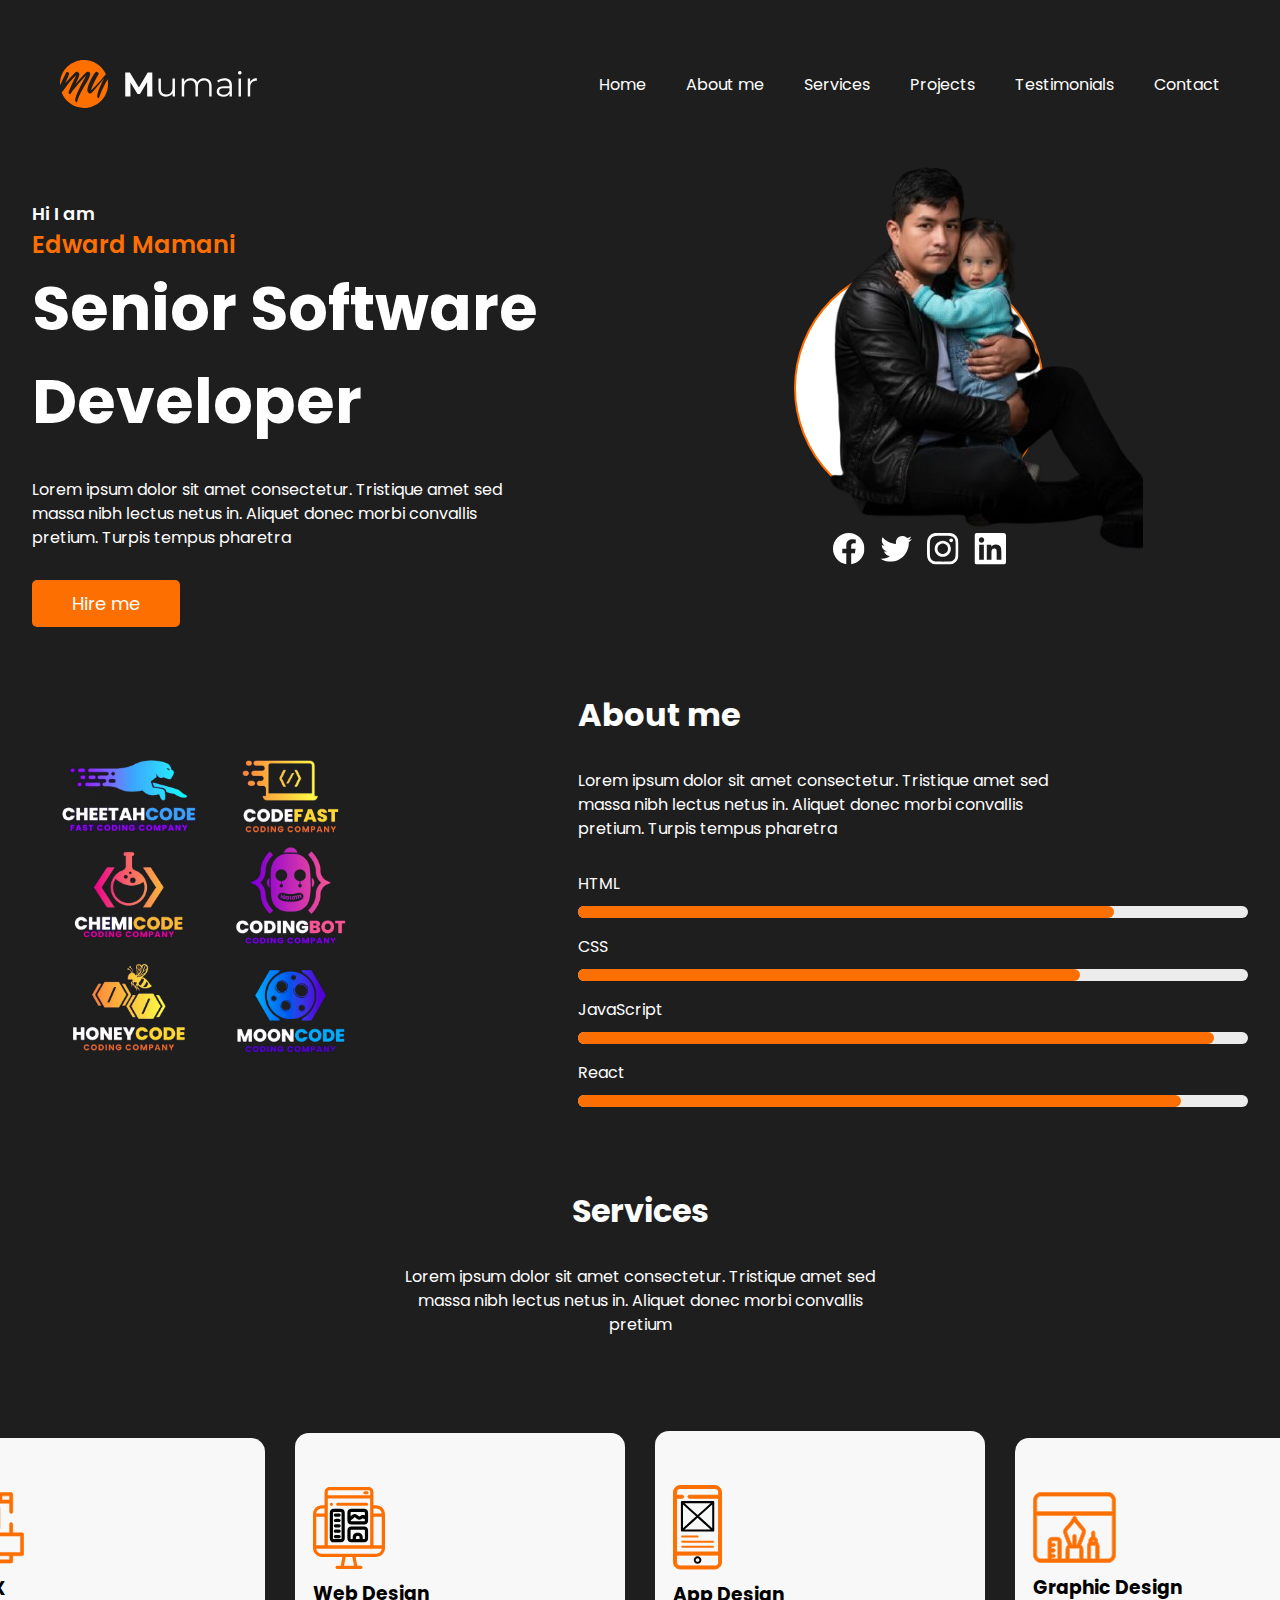
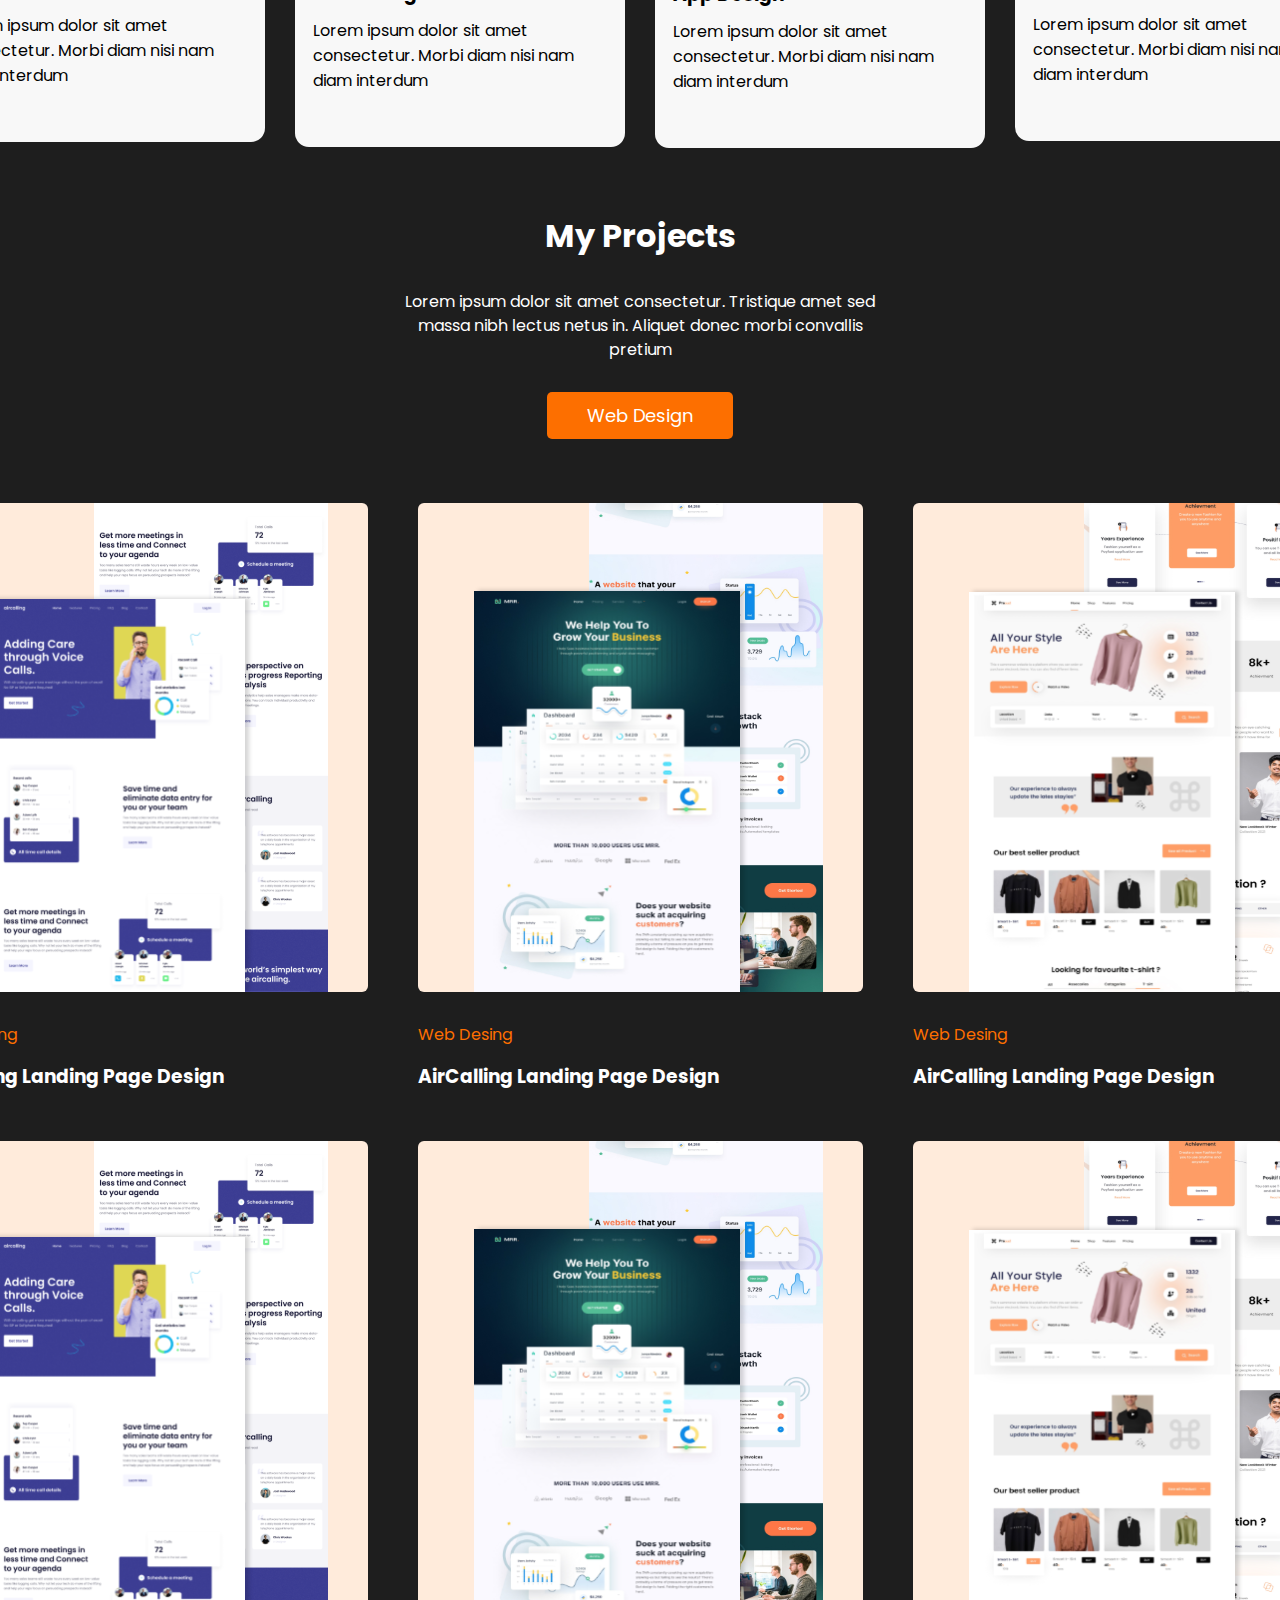
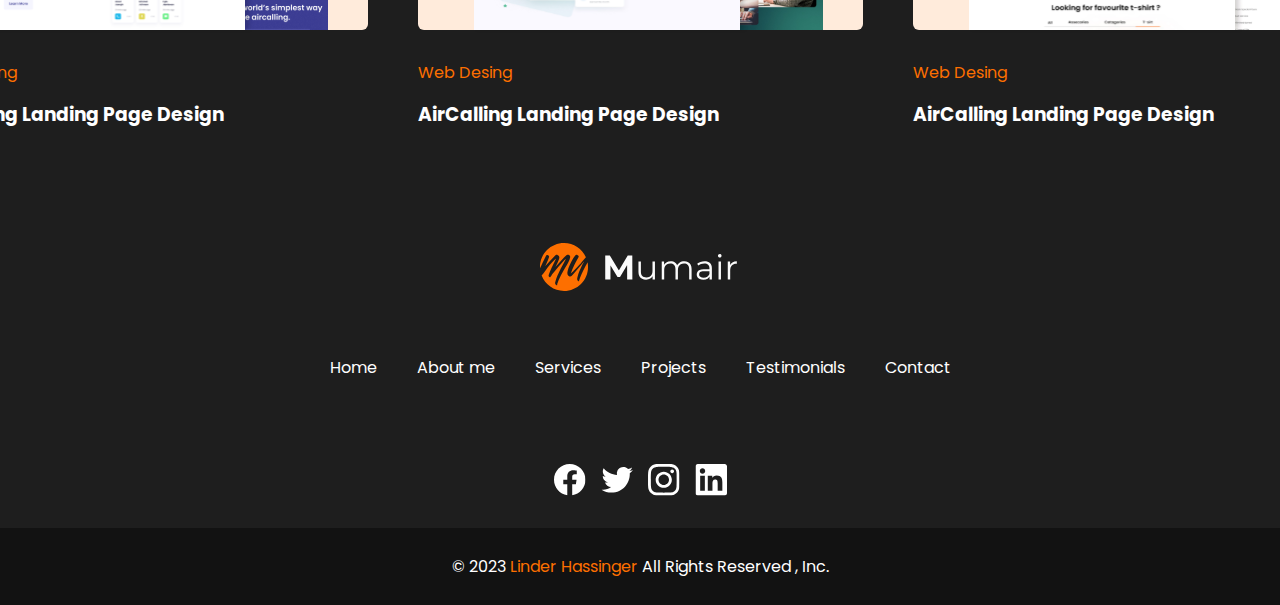
<file: index.html>
<!DOCTYPE<!DOCTYPE html>
<html lang="en">
  <head>
    <meta charset="UTF-8" />
    <meta name="viewport" content="width=device-width, initial-scale=1.0" />
    <title>Document</title>
    <link rel="preconnect" href="https://fonts.googleapis.com" />
    <link rel="preconnect" href="https://fonts.gstatic.com" crossorigin />
    <link
      href="https://fonts.googleapis.com/css2?family=Poppins:ital,wght@0,100;0,200;0,300;0,400;0,500;0,600;0,700;0,800;0,900;1,100;1,200;1,300;1,400;1,500;1,600;1,700;1,800;1,900&display=swap"
      rel="stylesheet"
    />
    <link rel="stylesheet" href="./styles.css" />
  </head>
  <body>
    <!-- Menu de navegación header -->
    <header>
      <!-- navegacion -->
      <nav class="menu">
        <!-- Logo - enlace -->
        <div>
          <img src="./assets/icons/logo.svg" alt="Logo de portafolio" />
        </div>
        <ul>
          <li>
            <a href="#">Home</a>
          </li>
          <li>
            <a href="#">About me</a>
          </li>
          <li>
            <a href="#">Services</a>
          </li>
          <li>
            <a href="#">Projects</a>
          </li>
          <li>
            <a href="#">Testimonials</a>
          </li>
          <li>
            <a href="#">Contact</a>
          </li>
        </ul>
        <!-- Listado de items (home, about) -->
      </nav>
    </header>
    <!-- La seccion principal -->
    <main>
      <section class="container container-reverse">
        <section>
          <p class="gretting">Hi I am</p>
          <p class="full-name">Edward Mamani</p>
          <h1 class="title">Senior Software Developer</h1>
          <p class="description">
            Lorem ipsum dolor sit amet consectetur. Tristique amet sed massa
            nibh lectus netus in. Aliquet donec morbi convallis pretium. Turpis
            tempus pharetra
          </p>
          <button class="btn-primary">Hire me</button>
        </section>
        <section>
          <div class="profile">
            <img
              src="./assets/images/1589915156147.png"
              alt="Foto de Perfil Linder Hassinger"
            />
          </div>
          <div class="social-media">
            <a href="#">
              <img src="./assets/icons/facebook.svg" alt="" width="32" />
            </a>
            <a href="#">
              <img src="./assets/icons/twitter.svg" alt="" width="32" />
            </a>
            <a href="#">
              <img src="./assets/icons/instagram.svg" alt="" width="32" />
            </a>
            <a href="#">
              <img src="./assets/icons/linkedin.svg" alt="" width="32" />
            </a>
          </div>
        </section>
      </section>
      <section class="container container-reverse">
        <section>
          <img src="./assets/images/13047275.jpg" width="350" alt="" />
        </section>
        <section class="about-container">
          <h2 class="text-2xl">About me</h2>
          <p class="description">
            Lorem ipsum dolor sit amet consectetur. Tristique amet sed massa
            nibh lectus netus in. Aliquet donec morbi convallis pretium. Turpis
            tempus pharetra
          </p>
          <div class="progress-container">
            <label for="">HTML</label>
            <progress max="100" value="80"></progress>
          </div>
          <div class="progress-container">
            <label for="">CSS</label>
            <progress max="100" value="75"></progress>
          </div>
          <div class="progress-container">
            <label for="">JavaScript</label>
            <progress max="100" value="95"></progress>
          </div>
          <div class="progress-container">
            <label for="">React</label>
            <progress max="100" value="90"></progress>
          </div>
        </section>
      </section>
      <section class="container">
        <div class="text-center">
          <h2 class="text-2xl">Services</h2>
          <p class="description">
            Lorem ipsum dolor sit amet consectetur. Tristique amet sed massa
            nibh lectus netus in. Aliquet donec morbi convallis pretium
          </p>
        </div>
      </section>
      <section class="container">
        <div class="container-card-services">
          <div class="card-service">
            <img
              src="./assets/icons/Vector.svg"
              alt="Icono del servicio de UI/UX"
            />
            <h3>UI/UX</h3>
            <p>
              Lorem ipsum dolor sit amet consectetur. Morbi diam nisi nam diam
              interdum
            </p>
          </div>
          <div class="card-service">
            <img
              src="./assets/icons/Layer_1.svg"
              alt="Icono del servicio de UI/UX"
            />
            <h3>Web Design</h3>
            <p>
              Lorem ipsum dolor sit amet consectetur. Morbi diam nisi nam diam
              interdum
            </p>
          </div>
          <div class="card-service">
            <img
              src="./assets/icons/Group 18.svg"
              alt="Icono del servicio de UI/UX"
            />
            <h3>App Design</h3>
            <p>
              Lorem ipsum dolor sit amet consectetur. Morbi diam nisi nam diam
              interdum
            </p>
          </div>
          <div class="card-service">
            <img
              src="./assets/icons/Vector (1).svg"
              alt="Icono del servicio de UI/UX"
            />
            <h3>Graphic Design</h3>
            <p>
              Lorem ipsum dolor sit amet consectetur. Morbi diam nisi nam diam
              interdum
            </p>
          </div>
        </div>
      </section>
      <section class="container">
        <div class="text-center">
          <h2 class="text-2xl">My Projects</h2>
          <p class="description">
            Lorem ipsum dolor sit amet consectetur. Tristique amet sed massa
            nibh lectus netus in. Aliquet donec morbi convallis pretium
          </p>
          <button class="btn-primary">Web Design</button>
        </div>
      </section>
      <section class="container">
        <!-- Grilla de proyectos -->
        <div class="grid-projects">
          <!-- Project card -->
          <a class="card" href="/reto-1/reto-1.html">
            <!-- Imagenes -->
            <div class="card-images">
              <div>
                <img src="./assets/projects/p1 (2).svg" alt="" />
                <img src="./assets/projects/p1-2 (2).svg" alt="" />
              </div>
            </div>
            <!-- Textos -->
            <div class="card-body">
              <p>Web Desing</p>
              <h3>AirCalling Landing Page Design</h3>
            </div>
          </a>
          <!-- Segund element de grid -->
          <a class="card" href="/reto-1/reto-1.html">
            <!-- Imagenes -->
            <div class="card-images">
              <div>
                <img src="./assets/projects/p2 (2).svg" alt="" />
                <img src="./assets/projects/p2-2 (2).svg" alt="" />
              </div>
            </div>
            <!-- Textos -->
            <div class="card-body">
              <p>Web Desing</p>
              <h3>AirCalling Landing Page Design</h3>
            </div>
          </a>
          <a class="card" href="/reto-1/reto-1.html">
            <!-- Imagenes -->
            <div class="card-images">
              <div>
                <img src="./assets/projects/p3 (2).svg" alt="" />
                <img src="./assets/projects/p3-2 (2).svg" alt="" />
              </div>
            </div>
            <!-- Textos -->
            <div class="card-body">
              <p>Web Desing</p>
              <h3>AirCalling Landing Page Design</h3>
            </div>
          </a>
          <a class="card" href="/reto-1/reto-1.html">
            <!-- Imagenes -->
            <div class="card-images">
              <div>
                <img src="./assets/projects/p1 (2).svg" alt="" />
                <img src="./assets/projects/p1-2 (2).svg" alt="" />
              </div>
            </div>
            <!-- Textos -->
            <div class="card-body">
              <p>Web Desing</p>
              <h3>AirCalling Landing Page Design</h3>
            </div>
          </a>
          <!-- Segund element de grid -->
          <a class="card" href="/reto-1/reto-1.html">
            <!-- Imagenes -->
            <div class="card-images">
              <div>
                <img src="./assets/projects/p2 (2).svg" alt="" />
                <img src="./assets/projects/p2-2 (2).svg" alt="" />
              </div>
            </div>
            <!-- Textos -->
            <div class="card-body">
              <p>Web Desing</p>
              <h3>AirCalling Landing Page Design</h3>
            </div>
          </a>
          <a class="card" href="/reto-1/reto-1.html">
            <!-- Imagenes -->
            <div class="card-images">
              <div>
                <img src="./assets/projects/p3 (2).svg" alt="" />
                <img src="./assets/projects/p3-2 (2).svg" alt="" />
              </div>
            </div>
            <!-- Textos -->
            <div class="card-body">
              <p>Web Desing</p>
              <h3>AirCalling Landing Page Design</h3>
            </div>
          </a>
        </div>
      </section>
    </main>
    <!-- Pie de pagina (footer) -->
    <footer>
      <section class="container">
        <img src="./assets/icons/logo.svg" width="200" alt="" />
      </section>
      <section class="container">
        <nav class="menu p-0">
          <ul>
            <li>
              <a href="#">Home</a>
            </li>
            <li>
              <a href="#">About me</a>
            </li>
            <li>
              <a href="#">Services</a>
            </li>
            <li>
              <a href="#">Projects</a>
            </li>
            <li>
              <a href="#">Testimonials</a>
            </li>
            <li>
              <a href="#">Contact</a>
            </li>
          </ul>
          <!-- Listado de items (home, about) -->
        </nav>
      </section>
      <section class="container">
        <div class="social-media">
          <a href="#">
            <img src="./assets/icons/facebook.svg" alt="" width="32" />
          </a>
          <a href="#">
            <img src="./assets/icons/twitter.svg" alt="" width="32" />
          </a>
          <a href="#">
            <img src="./assets/icons/instagram.svg" alt="" width="32" />
          </a>
          <a href="#">
            <img src="./assets/icons/linkedin.svg" alt="" width="32" />
          </a>
        </div>
      </section>
      <section class="container-footer">
        <p>© 2023 <span>Linder Hassinger</span> All Rights Reserved , Inc.</p>
      </section>
    </footer>
  </body>
</html>
</file>
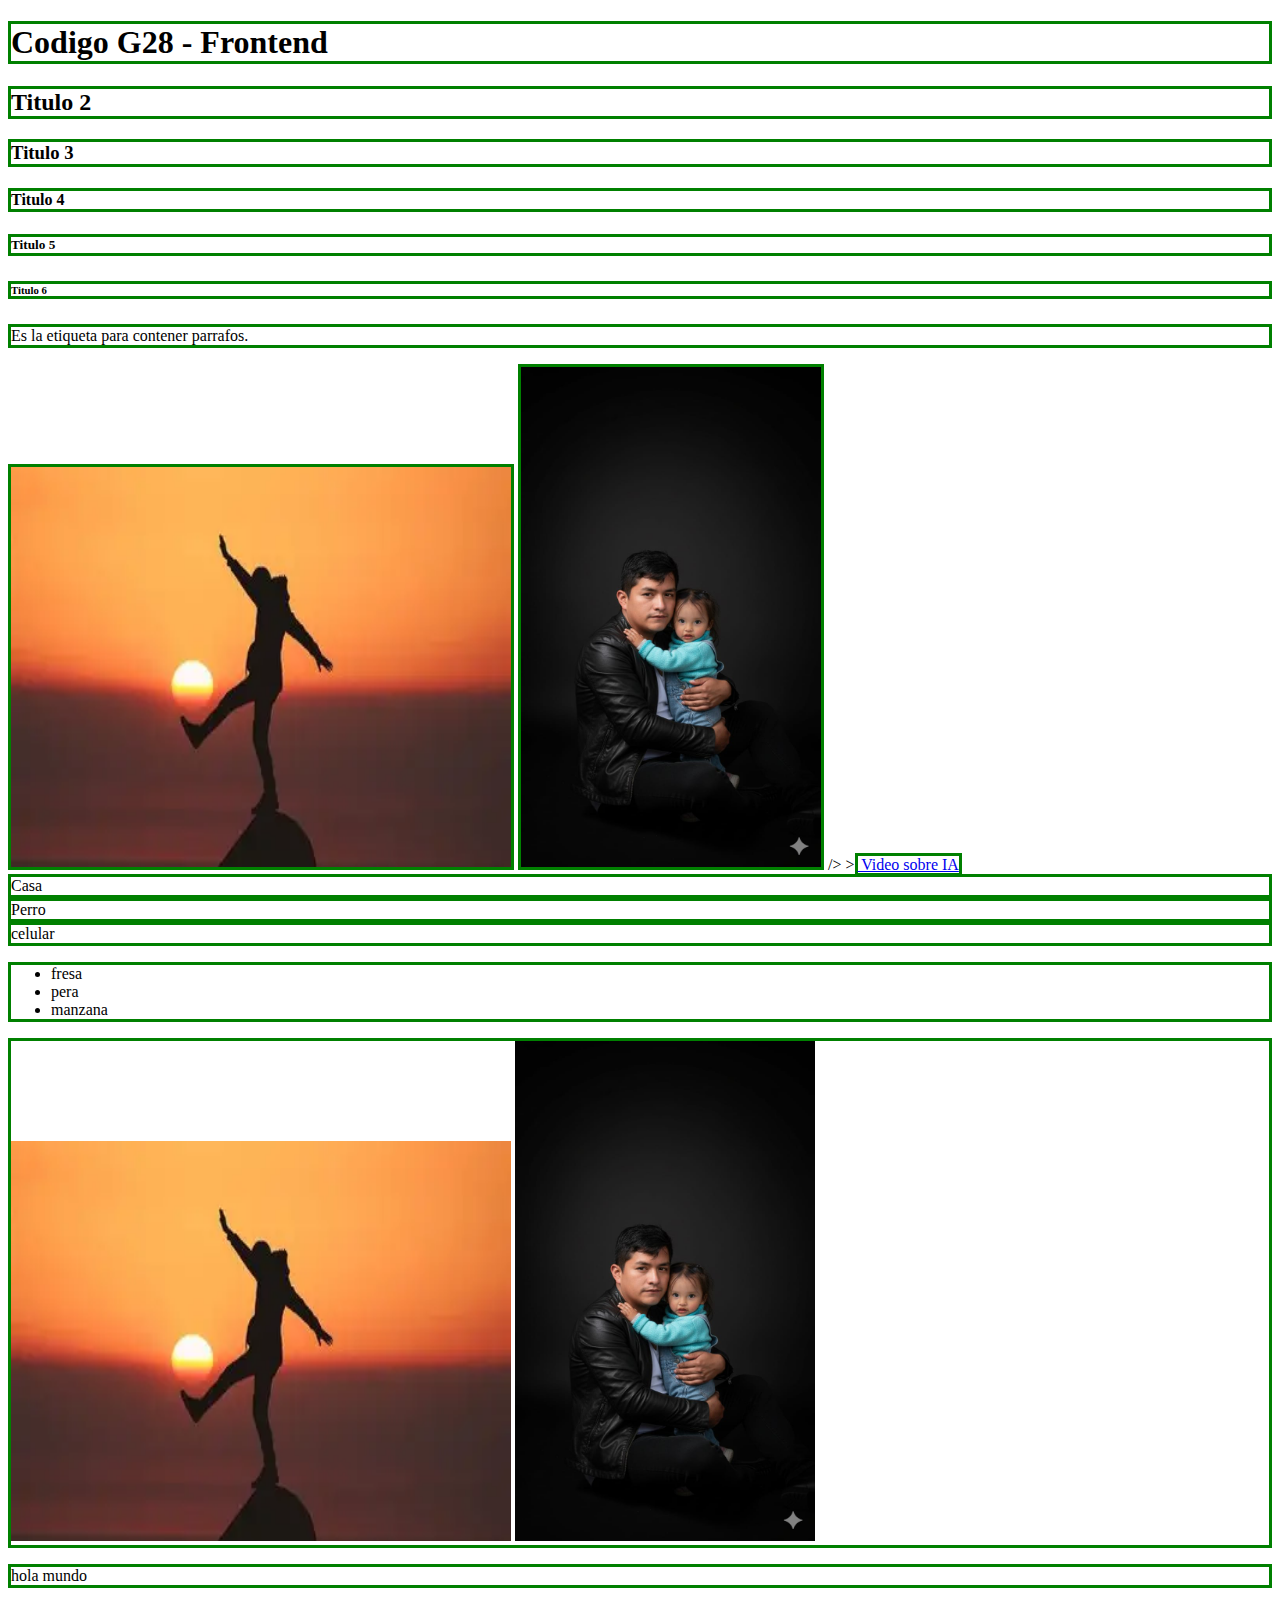
<file: index-old.html>
<!--ORDEN -->
<!DOCTYPE html>
<!-- ETIQUETA HTML CONTENEDORA-->
<HTML>
<HEAD>
       <!--el titulo es el texto que aparece en la pestaña--> 
<title>Codigo-G28</title>
</head> 

<style>
   body > * {
        border: solid 3px green
     }
</style>

    <body>
    <!--titulos -->
<h1>Codigo G28 - Frontend</h1>
<h2>Titulo 2</h2>
<h3>Titulo 3</h3>
<h4>Titulo 4</h4>
<h5>Titulo 5</h5>
<h6>Titulo 6</h6>
<!--PARRAFOS-->
<p> Es la etiqueta para contener parrafos.</p>
<!--IMAGES -->
<img 
 src="[data-uri]"
 alt="Imagen del curso de codigo" 
 width="500"
 height="400"
 />

 <img 
 src="./WhatsApp Image 2025-10-22 at 9.34.32 PM.jpeg"
 width="300" 
 height="500"
 alt="charla codig tepsup">
 />

 <!--ETIQUETA ANCHOR-->
 <!--target="_blanck" abre el enlace en otra pestaña-->
 ><a href="https://youtu.be/wIsJNkkDKts?si=Pa9-ZjA3S2xFbcbc" target="_blank">
 Video sobre IA
 </a>
 <!--LISTAS-->
 <!--LISTA ORDENADA-->
</ol>
   <li>Casa</li>
   <li>Perro</li>
   <li>celular</li>
</ol>
   <!--lista no ardenada-->
<ul>
    <li>fresa</li>
    <li>pera</li>
    <li>manzana</li>
    </ul>
  <div>
  <img 
 src="[data-uri]"
 alt="Imagen del curso de codigo" 
 width="500"
 height="400"
 />

 <img 
 src="./WhatsApp Image 2025-10-22 at 9.34.32 PM.jpeg"
 width="300" 
 height="500"
 alt="charla codig tepsup"
 />
  </div>
  <p>hola mundo</p>
 </body>
</html>
</file>
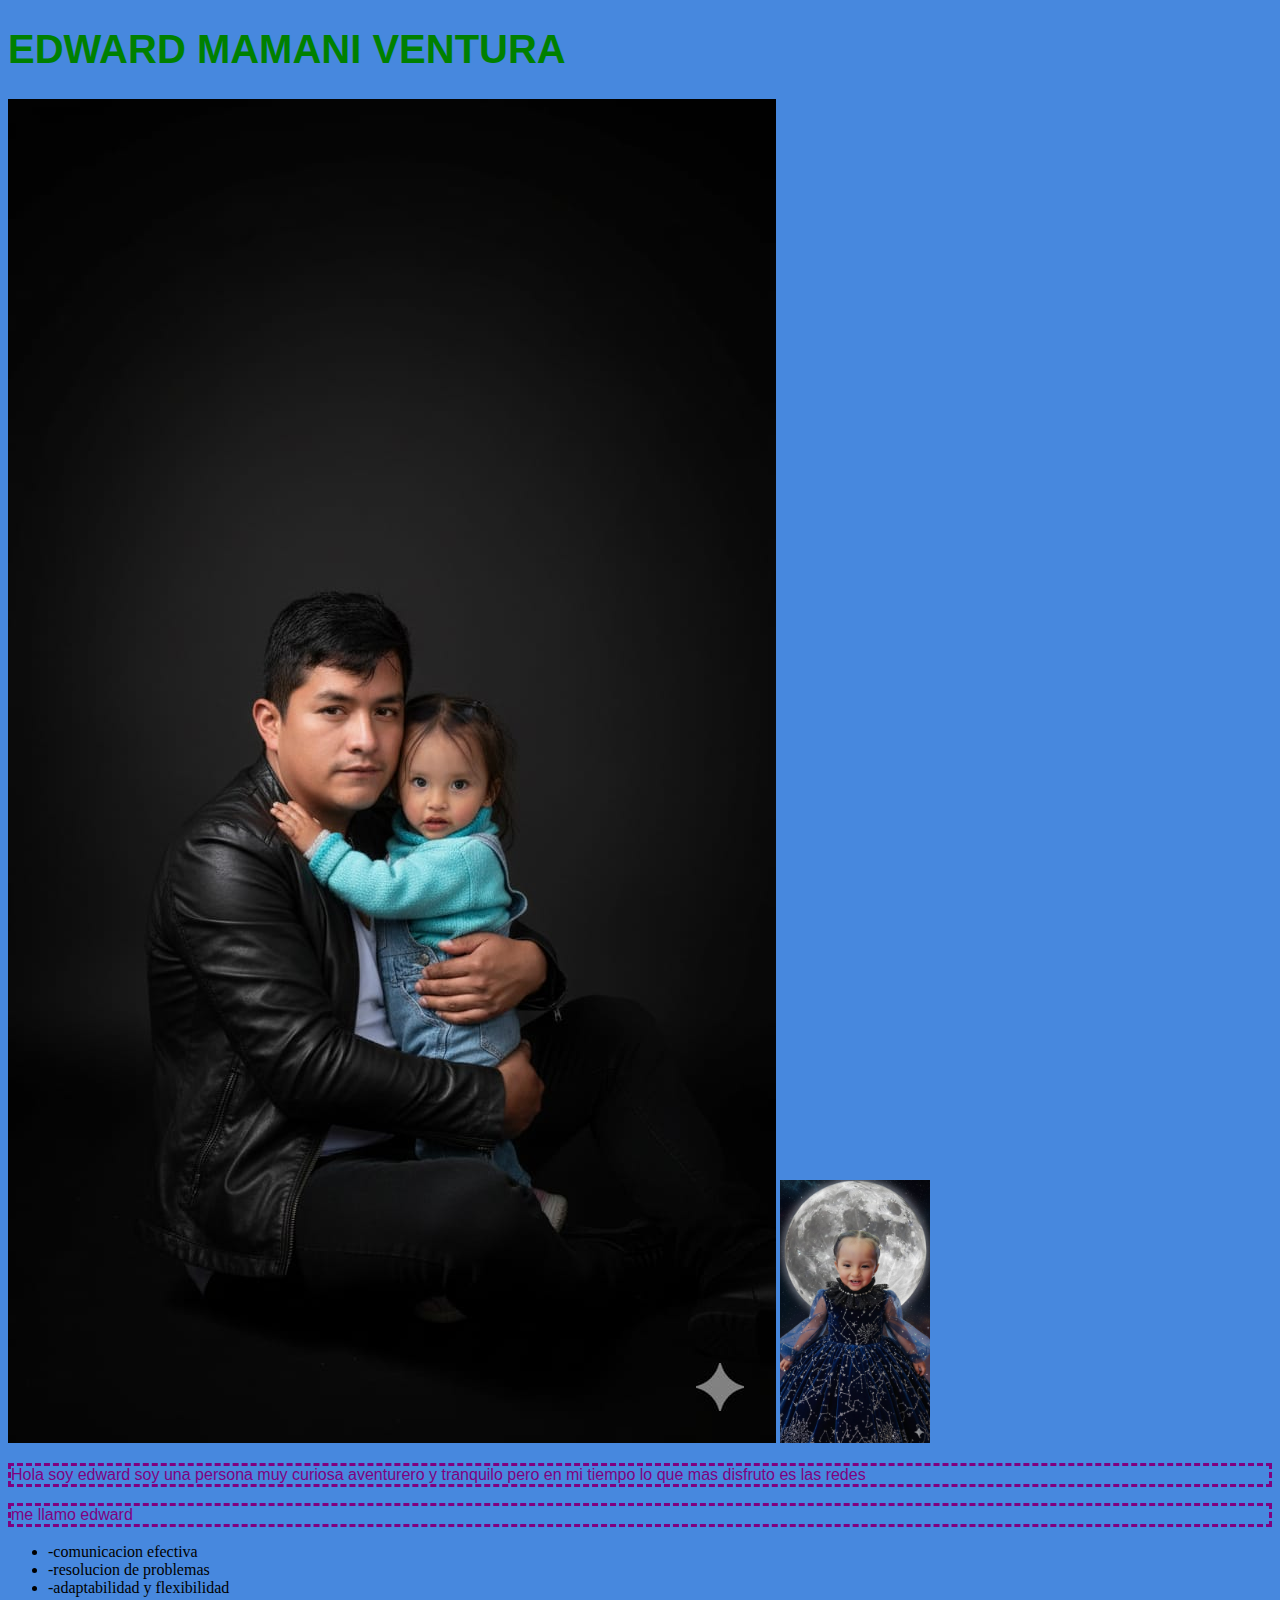
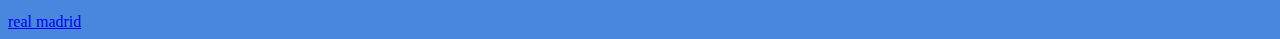
<file: sobre-mi.html>
<!DOCTYPE html>
<html lang="en">
<head>
    <meta charset="UTF-8">
    <meta name="viewport" content="width=device-width, initial-scale=1.0">
    <title>Document</title>

<link rel="stylesheet" href=" /sobre-mi.css" />

    <style>
      /* dentro de esta etiqueta, puedo escribir css*/
   p { 
       color: purple;
       border: dashed;
       font-family: arial;
     }
    </style>
</head>
<!--nombre completo>(h1)
foto de perfil
descripcion breve
lista de habilidades
enlaces a redes sociales-->
<body>
  <!--CSS inline-->
<h1 style="color:green; font-family: Arial, Helvetica; font-size: 40px">
  EDWARD MAMANI VENTURA
</h1>
<img 
 id="image-profile"
 src="./WhatsApp Image 2025-10-22 at 9.34.32 PM.jpeg" 
 alt="foto deperfil edward"
 />
 <img class="img-square" src="./WhatsApp Image 2025-10-28 at 8.28.13 PM.jpeg" width="150"  alt="foto edward" />
 <p>
  Hola soy edward soy una persona muy curiosa aventurero y tranquilo pero en mi tiempo lo que mas disfruto es las redes</h2>
 


</p> 
<p>me llamo edward</p>
 <ul> 
   <li>-comunicacion efectiva</li>
   <li>-resolucion de problemas</li>
   <li>-adaptabilidad y flexibilidad</li>
 </ul> 
<a href="http://www.realmadrid.com/"> real madrid</a>
<body></body>
</html>
</file>
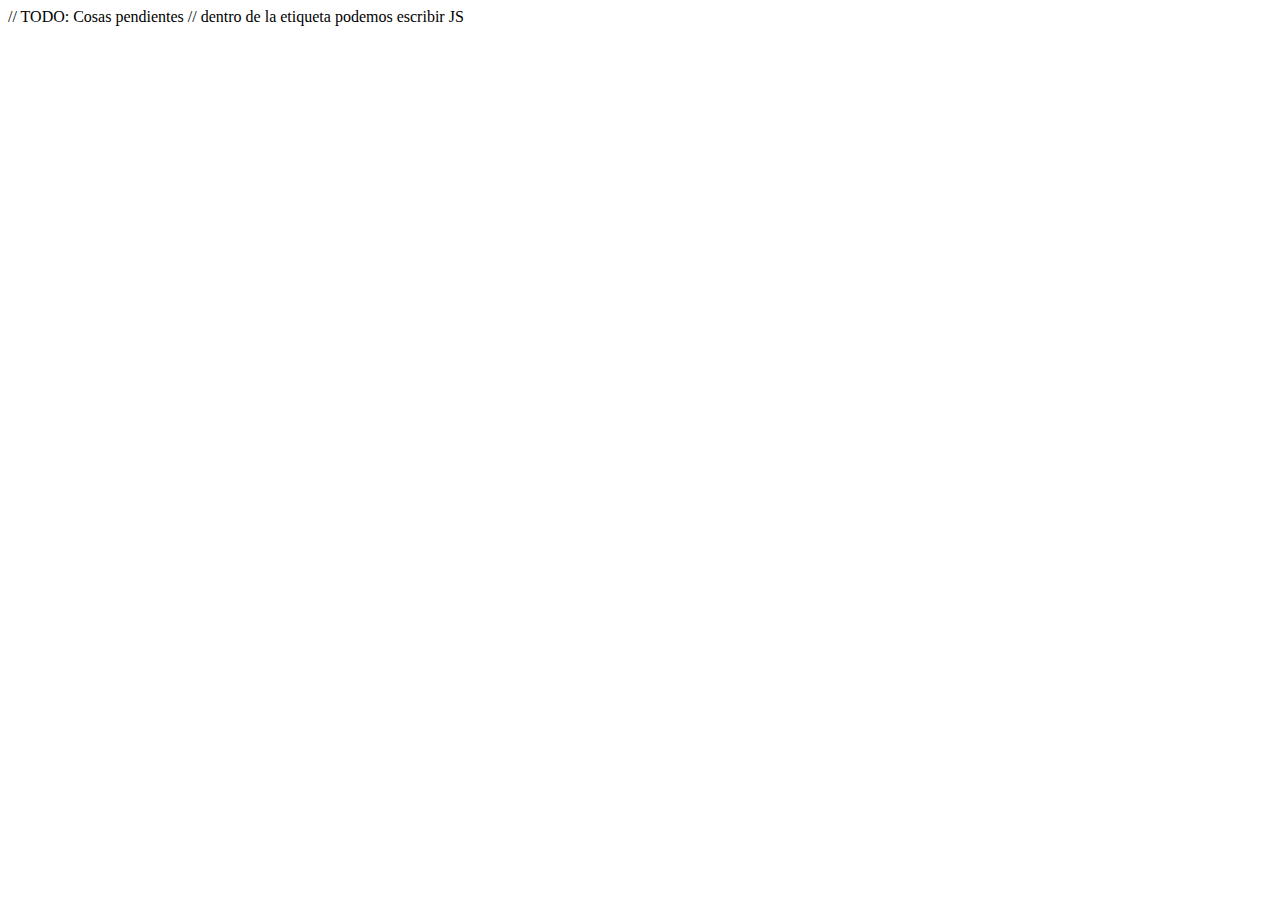
<file: js/dia_1.html>
<!DOCTYPE html>
<!-- nothing is needed before <!DOCTYPE html> -->
<html lang="en">
  <head>
    <meta charset="UTF-8" />
    <meta name="viewport" content="width=device-width, initial-scale=1.0" />
    <title>Document</title>
  </head>
  <body>
    <!-- ETIQUE QUE USAMOS PARA ENLAZAR EL HTML + JS -->
    <!-- <script src="./ejercicio1.js"> -->
    // TODO: Cosas pendientes // dentro de la etiqueta podemos escribir JS
    <!-- </script> -->
    <!-- <script src="./ejercicio2.js"></script> -->
    <script src="./ejercicio3.js"></script>
  </body>
</html>
</file>
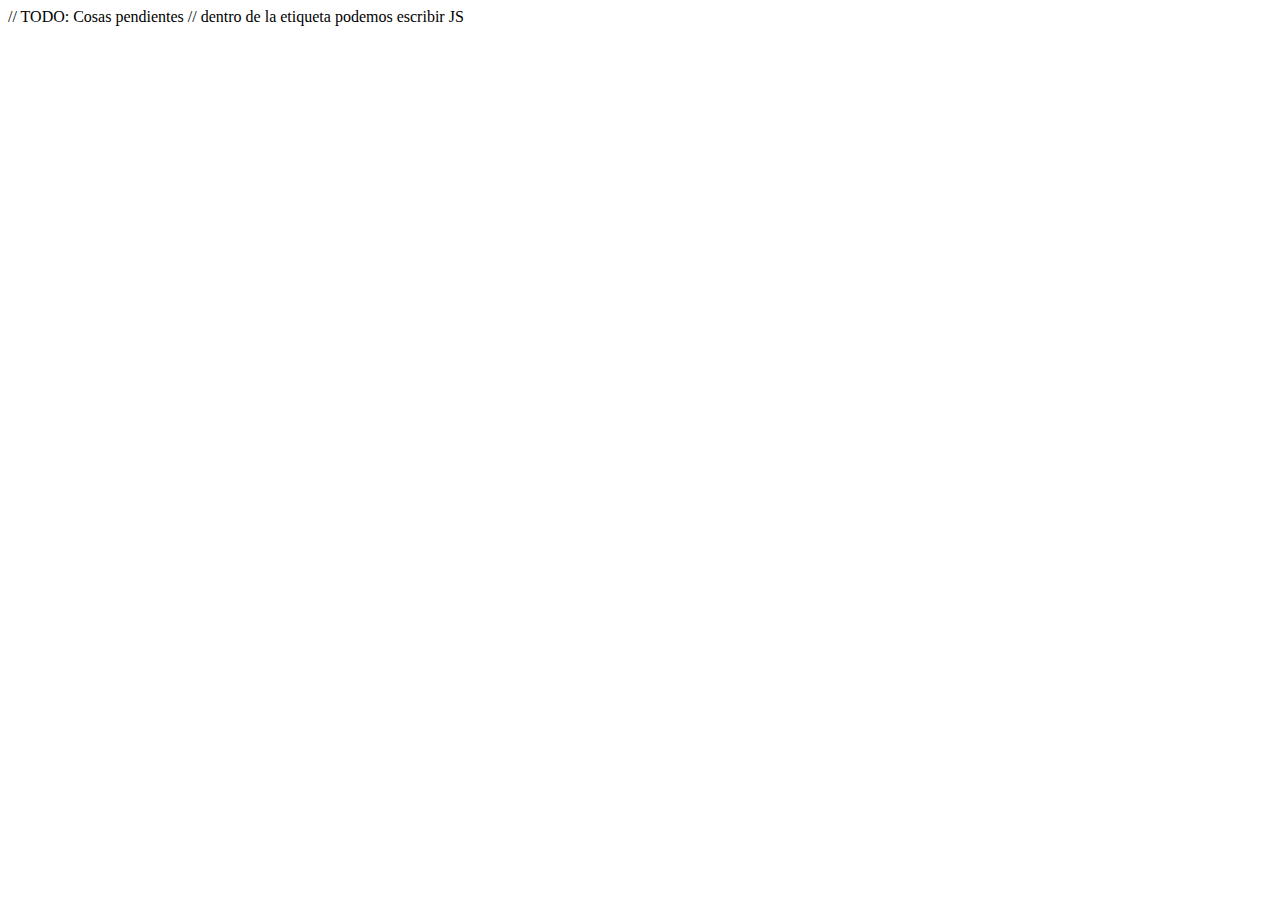
<file: js/dia_2.html>
<!DOCTYPE html>
<html lang="en">
  <head>
    <meta charset="UTF-8" />
    <meta name="viewport" content="width=device-width, initial-scale=1.0" />
    <title>Document</title>
  </head>
  <body>
    <!-- ETIQUE QUE USAMOS PARA ENLAZAR EL HTML + JS -->
    <!-- <script src="./ejercicio1.js"> -->
    // TODO: Cosas pendientes // dentro de la etiqueta podemos escribir JS
    <!-- </script> -->
    <!-- <script src="./ejercicio2.js"></script> -->
    <script src="./ejercicio3.js"></script>
  </body>
</html>
</file>
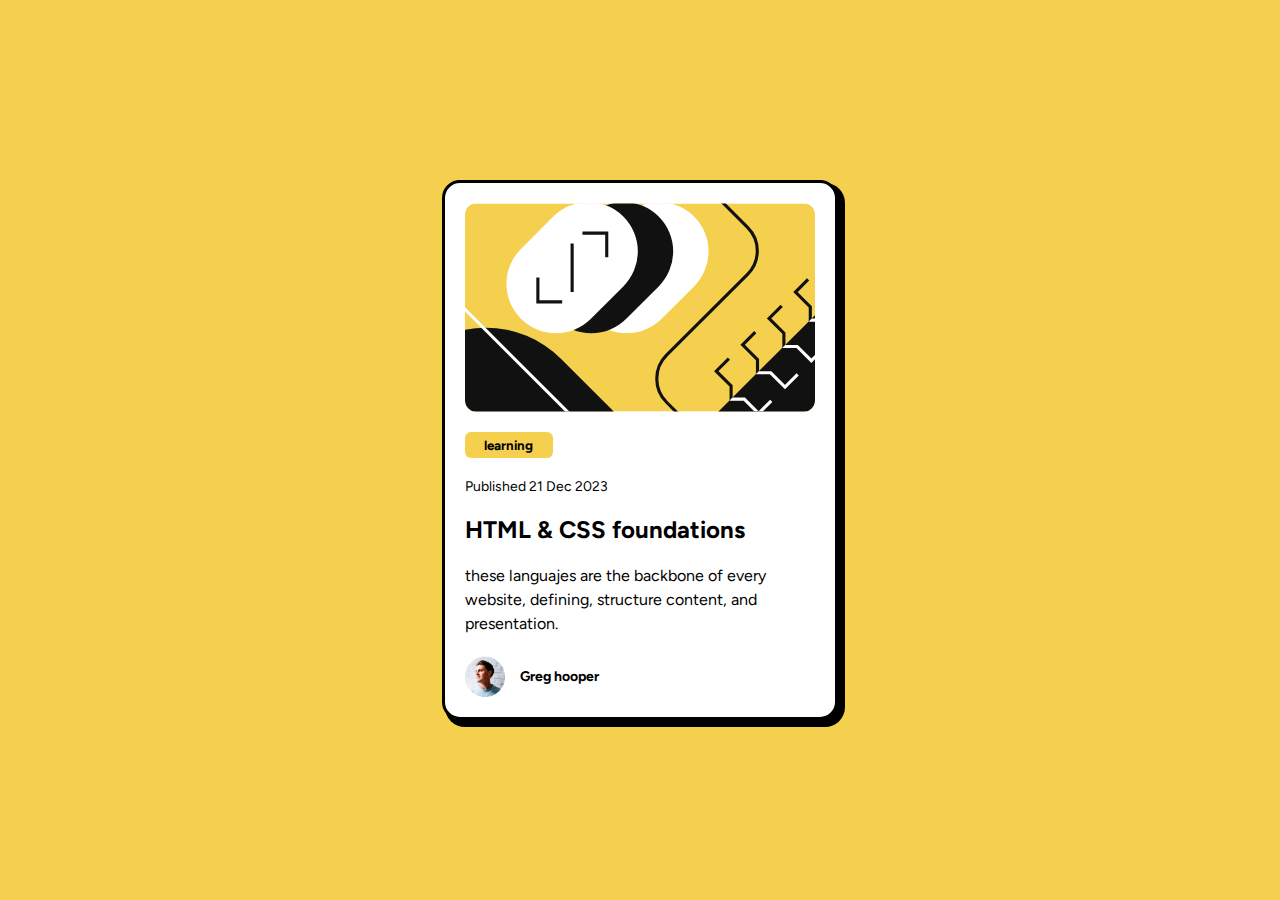
<file: reto-1/reto-1.html>
<!DOCTYPE html>
<html lang="en">
<head>
    <meta charset="UTF-8">
    <meta name="viewport" content="width=device-width, initial-scale=1.0">
    <title>RETO 1 - G28</title>

    <link rel="preconnect" href="https://fonts.googleapis.com">
    <link rel="preconnect" href="https://fonts.gstatic.com" crossorigin>
    <link 
    href="https://fonts.googleapis.com/css2?family=Figtree:wght@300..900&display=swap"
     rel="stylesheet"
     />
   
       <link rel="stylesheet" href="./reto-1.css" />
</head>
<body>
  <main>
    <!--contenedor con sombra-->
    <div class="container">
      <div class="second-container">
        <!--imagen principal-->
     
       <img
         src="./assets/images/illustration-article.svg"
         alt="images principal"
    />
    
        <button>learning</button>
    
    <span class="date">Published 21 Dec 2023</span>
    <h1>HTML & CSS foundations</h1>
    <p>
        these languajes are the backbone of 
        every website, defining, structure 
        content, and presentation.
            </p>
            <div class="author">
                <img src="./assets/images/image-avatar.webp" alt="foto de perfil" />
                <span>Greg hooper</span>
               </div> 
        </div>
     </div>
            </main>
            </body>
            </html>
  </main>  
</body></body>
</html>
</file>
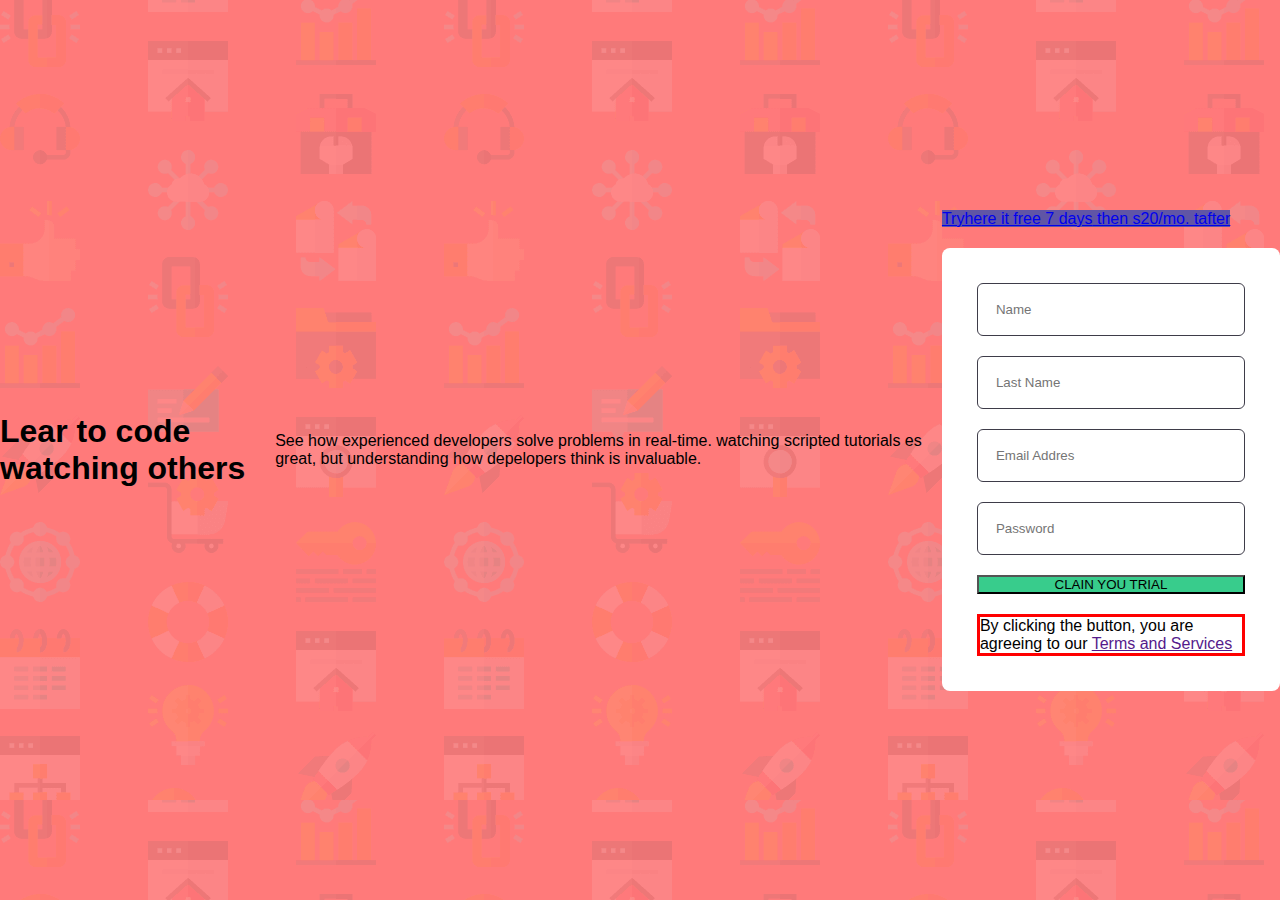
<file: reto-2/reto-2.html>
<!DOCTYPE html>
<html lang="en">
<head>
    <meta charset="UTF-8">
    <meta name="viewport" content="width=device-width, initial-scale=1.0">
    <title>RETO 2 - CODIGO G28</title>
    <link rel="stylesheet" href="./reto-2.css" />
</head>
<body>
<main>
    <!--Titulo y Descripcion-->
    <section></section>
    <h1>Lear to code watching others</h1>
    <p>
        See how experienced developers solve problems in real-time. watching 
        scripted tutorials es great, but understanding how depelopers think is 
        invaluable.
    </p>

    <section>
        <a href="#"><span>Tryhere it free 7 days</span> then s20/mo. tafter </a>
        <form action="">
            <input type="text" placeholder="Name" />
            <input type="text" placeholder="Last Name" />
            <input type="email" placeholder="Email Addres" />
            <input type="password" placeholder="Password" />
            <button> clain you trial</button>
            <p>
                By clicking the button, you are agreeing to our 
                <a href="">Terms and Services</a>
            </p>
        </form>
    </section>
</main>
</body>
</html>
</file>
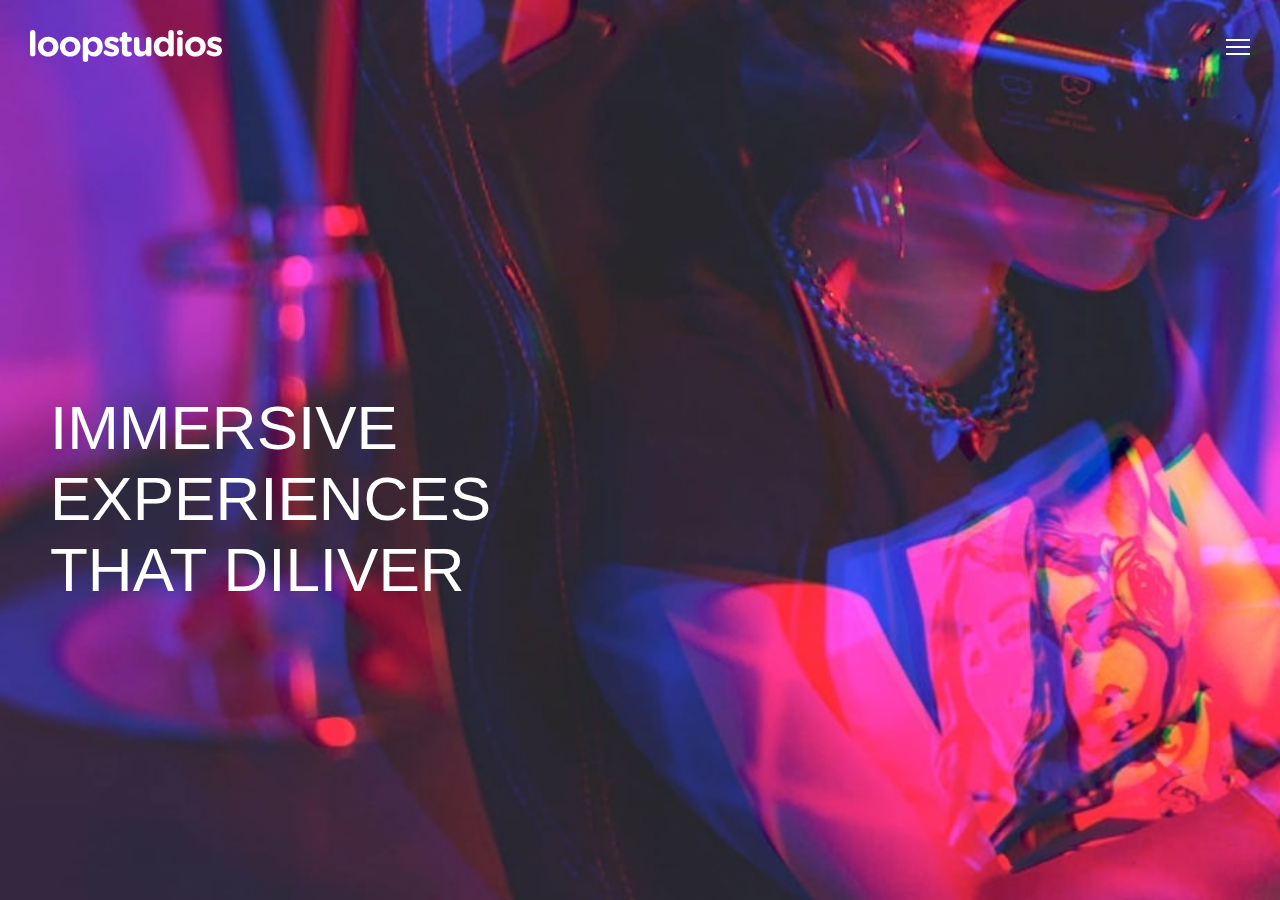
<file: reto-3/reto-3.html>
<!DOCTYPE html>
<html lang="en">
<head>
    <meta charset="UTF-8">
    <meta name="viewport" content="width=device-width, initial-scale=1.0">
    <title>Document</title>
    <link rel="preconnect" href="https://fonts.googleapis.com">
    <link rel="preconnect" href="https://fonts.gstatic.com" crossorigin>
    <link 
         href="https://fonts.googleapis.com/css2?family=Alata&family=Figtree:wght@300..900&display=swap"
         rel="stylesheet"
    />
    <link rel="stylesheet" href="./reto-3.css"/>
</head>
 <body>
    <header>
        <nav>
           <!--logo-->
            <div>
                <img src="./images/logo.svg" alt="">
            </div>
            <!--menu-->
            <div>
                <img src="./images/icon-hamburger.svg" alt="">
            </div>
        </nav>
        <div>
            <h1>IMMERSIVE EXPERIENCES THAT DILIVER</h1>
        </div>
    </header>
 </body>
</html>
</file>
<file: styles.css>
* {
  margin: 0;
  padding: 0;
  box-sizing: border-box;
}

body {
  font-family: "Poppins", sans-serif;
  background-color: #1e1e1e;
  color: #fff;
  /* scroll horizontal hidden: oculto */
  overflow-x: hidden;
}

a {
  text-decoration: none;
}

.menu {
  padding: 28px;
  display: flex;
  flex-direction: column;
  justify-content: center;
  align-items: center;
  gap: 25px;
}

.menu > div > img {
  width: 200px;
}

.menu > ul {
  display: flex;
  flex-direction: column;
  list-style: none;
  gap: 16px;
  justify-content: center;
  align-items: center;
}

.menu > ul > li > a {
  color: #fff;
}

.menu > ul > li > a:hover {
  background-color: #fd6f00;
  padding: 6px;
  border-radius: 6px;
}

main {
  margin-top: 40px;
}

.p-0 {
  padding: 0 !important;
}

.container {
  display: flex;
  flex-direction: column;
  padding: 32px;
  justify-content: center;
  align-items: center;
  gap: 25px;
}

.container-reverse {
  flex-direction: column-reverse;
}

.text-center {
  text-align: center;
}

.profile {
  border-radius: 50%;
  border: solid 2px #fd6f00;
  width: 250px;
  height: 250px;
  position: relative;
  background-color: #fff;
}

.profile > img {
  overflow: hidden;
  position: absolute;
  top: -340px;
  left: -30px;
  object-fit: cover;
}

.social-media {
  margin-top: 20px;
  display: flex;
  gap: 15px; 
  justify-content: center;
  width: 250px;
}

.gretting {
  font-weight: 600;
  font-size: 18px;
}

.full-name {
  font-weight: 600;
  font-size: 24px;
  color: #fd6f00;
}

.title {
  font-size: 52px;
}

.description {
  line-height: 1.5;
  margin-bottom: 30px;
}

.btn-primary {
  font-family: "Poppins", sans-serif;
  background-color: #fd6f00;
  color: #fff;
  border: none;
  font-size: 18px;
  padding: 10px 40px;
  border-radius: 5px;
}

.text-2xl {
  font-size: 32px;
  margin-bottom: 20px;
}

.progress-container {
  display: flex;
  flex-direction: column;
  gap: 10px;
  margin-bottom: 16px;
}

.progress-container > progress {
  width: 100%;
  border-radius: 6px;
  height: 12px;
}

.progress-container > progress::-webkit-progress-bar {
  background-color: #edecec;
  border-radius: 6px;
}

.progress-container > progress::-webkit-progress-value {
  background-color: #fd6f00;
  border-radius: 6px;
}

.container-card-services {
  display: flex;
  flex-direction: column;
  gap: 30px;
  justify-content: center;
  align-items: center;
}

.card-service {
  background-color: #f8f8f8;
  color: #000;
  padding: 18px;
  border-radius: 14px;
  width: 330px;
}

.card-service > img {
  padding-top: 36px;
}

.card-service > h3 {
  padding-top: 10px;
}

.card-service > p {
  padding-top: 10px;
  padding-bottom: 36px;
}

.grid-projects {
  display: grid;
  gap: 50px;
}

.card {
  color: #fff;
}

.card-images {
  background-color: #ffebdb;
  border-radius: 6px;
  position: relative;
  width: 445px;
  height: 489px;
  text-align: right;
}

.card-images > div > img {
  width: 274px;
}

.card-images > div > img:first-child {
  position: absolute;
  bottom: -3px;
  right: 115px;
}

.card-images > div > img:last-child {
  padding-right: 40px;
  height: 489px;
  object-fit: cover;
}

.card-body {
  margin-top: 30px;
}

.card-body > p {
  color: #fd6f00;
  margin-bottom: 15px;
}

footer {
  margin-top: 50px;
}

.container-footer {
  background-color: #121212;
  text-align: center;
  padding: 26px;
}

.container-footer > p > span {
  color: #fd6f00;
}
/* Crear una condicion para aplicar estilos en desktop */
/* @media son funciones de CSS que permiten modificar los estilos
en base a una medida */

/* Desktop - Large devices */
@media (min-width: 1025px) {
  .menu {
    flex-direction: row;
    justify-content: space-between;
    padding: 60px;
  }

  .menu > ul {
    flex-direction: row;
    gap: 40px;
  }

  main {
    max-width: 1400px;
    margin: auto;
  }

  .container {
    /* cambiar la orientación a horizontal */
    flex-direction: row;
    /*
    propiedad: justify-content: manipula los elementos en el eje x (horizontal)
    valor: space-between: acomoda los elementos de extremo a extremo
    |---------------------|
    | 1                 2 |
    | 1        2        3 |
    |---------------------|
    */
    /* justify-content: space-between; */
    /* Definir el ancho maximo de un elemento
    60% de la pantalla
    Ejemplo:
    monitor: 1000px
    max-width: 600px
     */
    /* max-width: 60%; */
    /* el margin auto sirve para poder centrar el contenido horizontal
    solomanete si hemos manipulado el ancho del element */
    /* margin: auto; */
  }

  .container > section:first-child {
    flex-grow: 1;
  }

  .container > section:last-child {
    flex-grow: 1;
  }

  .title {
    font-size: 62px;
    width: 13ch;
  }

  .description {
    width: 50ch;
    margin-top: 30px;
  }

  .container-card-services {
    flex-direction: row;
  }

  .grid-projects {
    /* 3 elementos filas */
    grid-template-columns: repeat(3, 1fr);
  }
}
</file>
<file: sobre-mi.css>
body { 
      background-color: rgb(71, 136, 222);
     }

     /*SELECTOR */
     /* 
     es la forma en la que buscamos elementos de HTML

     Selector por nombre */
body {
     } 

selector por id
#image-profile{ 
   }

 selector por class
 .list { 
       }
 */
#image-profile  {
 border-radius: 50%;
    }

  img-square {
        width: 200px;
        height: 200px;
         }
</file>
<file: reto-1/reto-1.css>
/* reset

por defecto el navegador tiene estilos 
debemos eliminar los estilos del navegador*/

/**=TODO*/
* {
    margin: 0;
    padding: 0;
    box-sizing: border-box;
}

body { 
    background-color: hsl(47, 88%, 63%);
    font-family: "Figtree", sans-serif;
}

main {
    display: flex;
    /* modificamos la altura del main*/
    height: 100vh;
    /* alinear el container horizontalmente */
    justify-content: center;
    /* alinear el container verticalmente*/
    align-items: center; 
}

.container {
    background-color: #fff; 
    border: solid;
    border-radius: 18px;
    box-shadow: 5px 5px 0px 2px rgb(0, 0, 0);
    padding: 20px;
   }

.second-container{
 display: flex;
 flex-direction: column;

 gap: 20px;
}
img {
    border-radius: 12px;
}

h1 {
     font-size: 24px;
     
}

button{
    font-family: "Figtree", sans-serif;
    width:25%;
    background-color: hsl(47, 88%, 63%);
    border: none;
    padding: 5px;
    font-weight: 700;
    border-radius: 6px;
}

.date{
    font-size: 14px;
}

p {
     width: 35ch;
    line-height: 1.5;
    color: hsl(0, 0, 42);
}

.author{
    display: flex;
    align-items: center;
    gap: 15px;
    }

    .author > img{
        width: 40px;
    }

    .author > span {
        font-size: 14px;
        font-weight: bold;
    }
</file>
<file: reto-2/reto-2.css>
/* reset */
* {
  margin: 0;
  padding: 0;
  box-sizing: border-box;
}

body {
  font-family: "Poppins", sans-serif;
}

main {
  height: 100vh;
  background-image: url("./images/bg-intro-desktop.png");
  background-color: hsl(0, 100%, 74%);
  /* centrar el contenido vertical y horizontal */
  display: flex;
  align-items: center;
  justify-content: center;
}

section:first-child {
  color: #fff;
}

section:first-child > h1 {
  font-size: 42px;
  width: 20ch;
}

section:first-child > p {
  width: 50ch;
  margin-top: 30px;
}

section:last-child > form {
  display: flex;
  flex-direction: column;
  gap: 20px;
}

.btn {
  color: #fff;
  text-align: center;
  /* esta propiedad remueve el subrayado del a */
  text-decoration: none;
  padding-top: 12px;
  padding-bottom: 12px;
  border-radius: 8px;
  border: none;
  display: block;
}

section:last-child > form {
  background-color: #fff;
  margin-top: 20px;
  padding: 35px;
  border-radius: 8px;
}

section:last-child > a:first-child {
  background-color: hsl(248, 32%, 49%);
}

section:last-child > form > button {
  background-color: hsl(154, 59%, 51%);
  /* transforma el texto a mayuscula */
  text-transform: uppercase;
  font-family: "Poppins", sans-serif;
  /* cambia el peso de la fuenta a negrita bold = negrita */
  /* font-weight: bold; */
}

input {
  padding: 18px;
  font-family: "Poppins", sans-serif;
  border-radius: 6px;
  border: solid 1px hsl(249, 10%, 26%);
}

section:last-child > form > p {
  border: red solid;
}
</file>
<file: reto-3/reto-3.css>
/* reset */
* {
  padding: 0;
  margin: 0;
  box-sizing: border-box;
}

body {
  font-size: 15px;
  font-family: "alata", sans-serif;
}

header {
  height: 100vh;
  background-image: url(./images/mobile/image-hero.jpg);
  background-repeat: no-repeat;
  background-size: cover;
  color: #fff;
  display: flex;
  flex-direction: column;
}

header > nav {
  display: flex;
  align-items: center;
  justify-content: space-between;
  padding: 30px;
}

.menu {
  display: none;
}

.menu-burguer {
  background-color: transparent;
  border: none;
  cursor: pointer;
}

.menu-float {
  background-color: #000;
  position: absolute;
  top: 0;
  left: 0;
  width: 100%;
  height: 100vh;
  display: none;
}

.menu-float-header {
  display: flex;
  padding: 20px;
  justify-content: space-between;
  align-items: center;
}

.menu-float-header > button {
  background-color: transparent;
  border: none;
  cursor: pointer;
}

header > div {
  flex-grow: 1;
  display: flex;
  align-items: center;
  padding: 30px;
}

header > div > div {
  border: solid;
  width: 100%;
  overflow: hidden;
}

h1,
h2,
h3,
h4,
h5,
h6,
button {
  font-family: "Josefin Sans", sans-serif;
  font-weight: 300;
}

h1 {
  font-size: 55px;
  width: 10ch;
  padding: 20px;
}

.container {
  margin: auto;
  padding: 30px;
  text-align: center;
  margin-top: 40px;
}

.container-intro {
  display: flex;
  flex-direction: column;
  justify-content: center;
  align-items: center;
  gap: 50px;
}

.container-intro > div {
  width: 100%;
  display: flex;
  flex-direction: column;
  justify-content: center;
  align-items: center;
  gap: 20px;
}

.container-intro > div > p {
  color: #c9c9c9;
  line-height: 2;
  width: 30ch;
}

.text-2xl {
  font-size: 42px;
}

.container-creations {
  margin-top: 50px;
  display: grid;
  gap: 30px;
}

.container-creations > div > h4 {
  font-size: 28px;
  width: 9ch;
  text-align: left;
}

.creation {
  padding: 20px;
  height: 150px;
  color: #fff;
  display: flex;
  align-items: end;
  background-repeat: no-repeat;
  background-size: cover;
}

.creation-1 {
  background-image: url(./images/mobile/image-deep-earth.jpg);
}

.creation-2 {
  background-image: url(./images/mobile/image-night-arcade.jpg);
}

.creation-3 {
  background-image: url(./images/mobile/image-soccer-team.jpg);
}

.creation-4 {
  background-image: url(./images/mobile/image-grid.jpg);
}

.creation-5 {
  background-image: url(./images/mobile/image-from-above.jpg);
}

.creation-6 {
  background-image: url(./images/mobile/image-pocket-borealis.jpg);
}

.creation-7 {
  background-image: url(./images/mobile/image-curiosity.jpg);
}

.creation-8 {
  background-image: url(./images/mobile/image-fisheye.jpg);
}

.hidden-m {
  display: none;
}

.container-button {
  margin-top: 30px;
  margin-bottom: 50px;
}

.container-button > button {
  background-color: transparent;
  padding: 15px 50px;
  font-size: 18px;
  border: 1px solid;
}

a {
  text-decoration: none;
  color: inherit;
}

footer {
  background-color: #000;
  display: flex;
  gap: 40px;
  flex-direction: column;
  justify-content: center;
  padding: 40px 20px;
  color: #fff;
}

.menu-footer {
  display: flex;
  flex-direction: column;
  justify-content: center;
  align-items: center;
  gap: 20px;
}

.menu-footer-list {
  display: flex;
  flex-direction: column;
  gap: 12px;
  list-style: none;
  text-align: center;
}

.footer-social-media {
  display: flex;
  justify-content: center;
  align-items: center;
  gap: 20px;
}

.footer-text {
  text-align: center;
}

/* Desktop */
@media (min-width: 1025px) {
  header {
    background-image: url(./images/desktop/image-hero.jpg);
  }

  .container-width {
    width: 1440px;
    margin: auto;
    padding: 100px 160px;
  }

  .menu {
    display: flex;
    list-style: none;
    gap: 30px;
  }

  .container-btn-burguer {
    display: none;
  }

  header > div > div {
    width: 45%;
  }

  h1 {
    font-size: 62px;
    padding: 20px;
    width: 15ch;
  }

  .container-intro {
    flex-direction: row;
    gap: 0;
    position: relative;
    justify-content: flex-start;
    margin-top: 100px;
    margin-bottom: 100px;
  }

  .container-intro > picture > img {
    width: 730px;
    object-fit: cover;
  }

  .container-intro > div {
    display: block;
    position: absolute;
    background-color: #fff;
    bottom: 0;
    left: 570px;
    top: 245px;
    text-align: left;
    width: auto;
    padding: 60px;
  }

  .text-2xl {
    width: 20ch;
    text-align: left;
  }

  .container-intro > div > p {
    width: 50ch;
  }

  .container-creations {
    grid-template-columns: repeat(4, 1fr);
    grid-template-rows: repeat(2, 450px);
  }

  .creation {
    height: 450px;
  }

  .creation-1 {
    background-image: url(./images/desktop/image-deep-earth.jpg);
  }

  .creation-2 {
    background-image: url(./images/desktop/image-night-arcade.jpg);
  }

  .creation-3 {
    background-image: url(./images/desktop/image-soccer-team.jpg);
  }

  .creation-4 {
    background-image: url(./images/desktop/image-grid.jpg);
  }

  .creation-5 {
    background-image: url(./images/desktop/image-from-above.jpg);
  }

  .creation-6 {
    background-image: url(./images/desktop/image-pocket-borealis.jpg);
  }

  .creation-7 {
    background-image: url(./images/desktop/image-curiosity.jpg);
  }

  .creation-8 {
    background-image: url(./images/desktop/image-fisheye.jpg);
  }

  .container-creation-header {
    display: flex;
    align-items: center;
    justify-content: space-between;
  }

  .hidden-m {
    display: block;
  }

  .hidden {
    display: none;
  }
}
</file>
